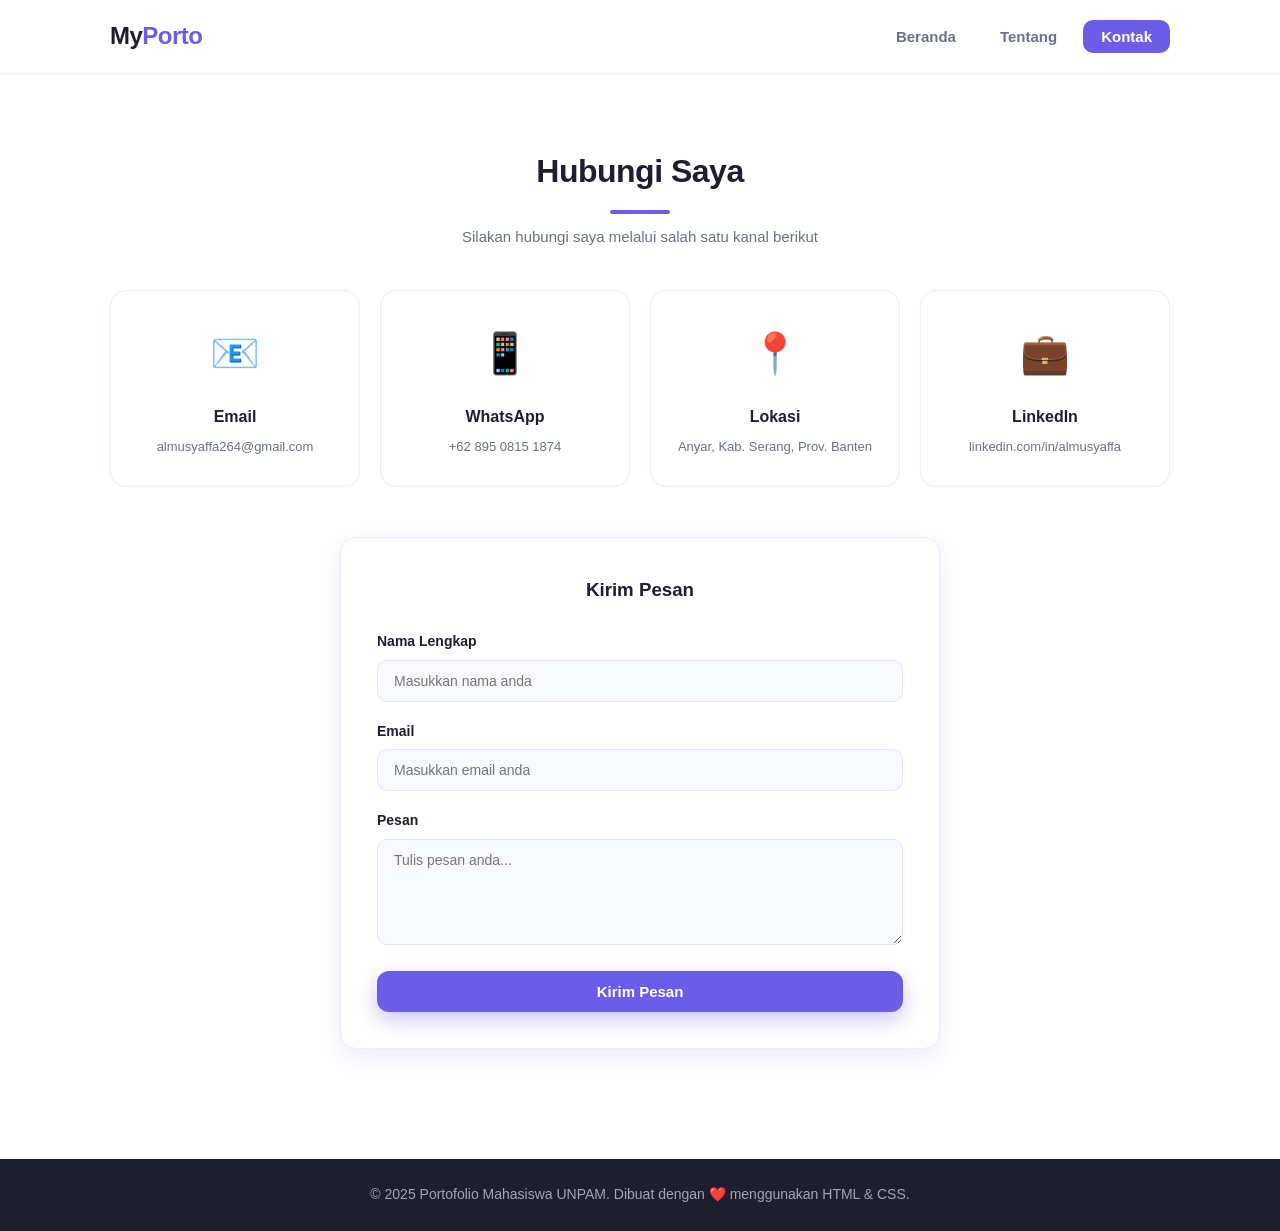
<file: kontak.html>
<!DOCTYPE html>
<html lang="id">
<head>
    <meta charset="UTF-8">
    <meta name="viewport" content="width=device-width, initial-scale=1.0">
    <title>Portofolio | Kontak</title>
    <link rel="stylesheet" href="style.css">
</head>
<body>

   
    <header class="navbar">
        <div class="container nav-wrapper">
            <a href="index.html" class="logo">My<span>Porto</span></a>
            <nav>
                <ul class="nav-menu">
                    <li><a href="index.html">Beranda</a></li>
                    <li><a href="tentang.html">Tentang</a></li>
                    <li><a href="kontak.html" class="active">Kontak</a></li>
                </ul>
            </nav>
        </div>
    </header>

    
    <section class="section">
        <div class="container">
            <h2 class="section-title">Hubungi Saya</h2>
            <p class="section-sub">Silakan hubungi saya melalui salah satu kanal berikut</p>

            <div class="contact-grid">
                <div class="contact-card">
                    <div class="icon">📧</div>
                    <h3>Email</h3>
                    <p>almusyaffa264@gmail.com</p>
                </div>
                <div class="contact-card">
                    <div class="icon">📱</div>
                    <h3>WhatsApp</h3>
                    <p>+62 895 0815 1874</p>
                </div>
                <div class="contact-card">
                    <div class="icon">📍</div>
                    <h3>Lokasi</h3>
                    <p>Anyar, Kab. Serang, Prov. Banten</p>
                </div>
                <div class="contact-card">
                    <div class="icon">💼</div>
                    <h3>LinkedIn</h3>
                    <p>linkedin.com/in/almusyaffa</p>
                </div>
            </div>

            <!-- FORM -->
            <div class="form-wrapper">
                <h3>Kirim Pesan</h3>
                <form onsubmit="event.preventDefault(); alert('Pesan berhasil dikirim! (demo)');">
                    <div class="form-group">
                        <label>Nama Lengkap</label>
                        <input type="text" placeholder="Masukkan nama anda" required>
                    </div>
                    <div class="form-group">
                        <label>Email</label>
                        <input type="email" placeholder="Masukkan email anda" required>
                    </div>
                    <div class="form-group">
                        <label>Pesan</label>
                        <textarea rows="5" placeholder="Tulis pesan anda..." required></textarea>
                    </div>
                    <button type="submit" class="btn btn-primary">Kirim Pesan</button>
                </form>
            </div>
        </div>
    </section>

    <!-- FOOTER -->
    <footer class="footer">
        <div class="container">
            <p>© 2025 Portofolio Mahasiswa UNPAM. Dibuat dengan ❤️ menggunakan HTML & CSS.</p>
        </div>
    </footer>

</body>
</html>
</file>
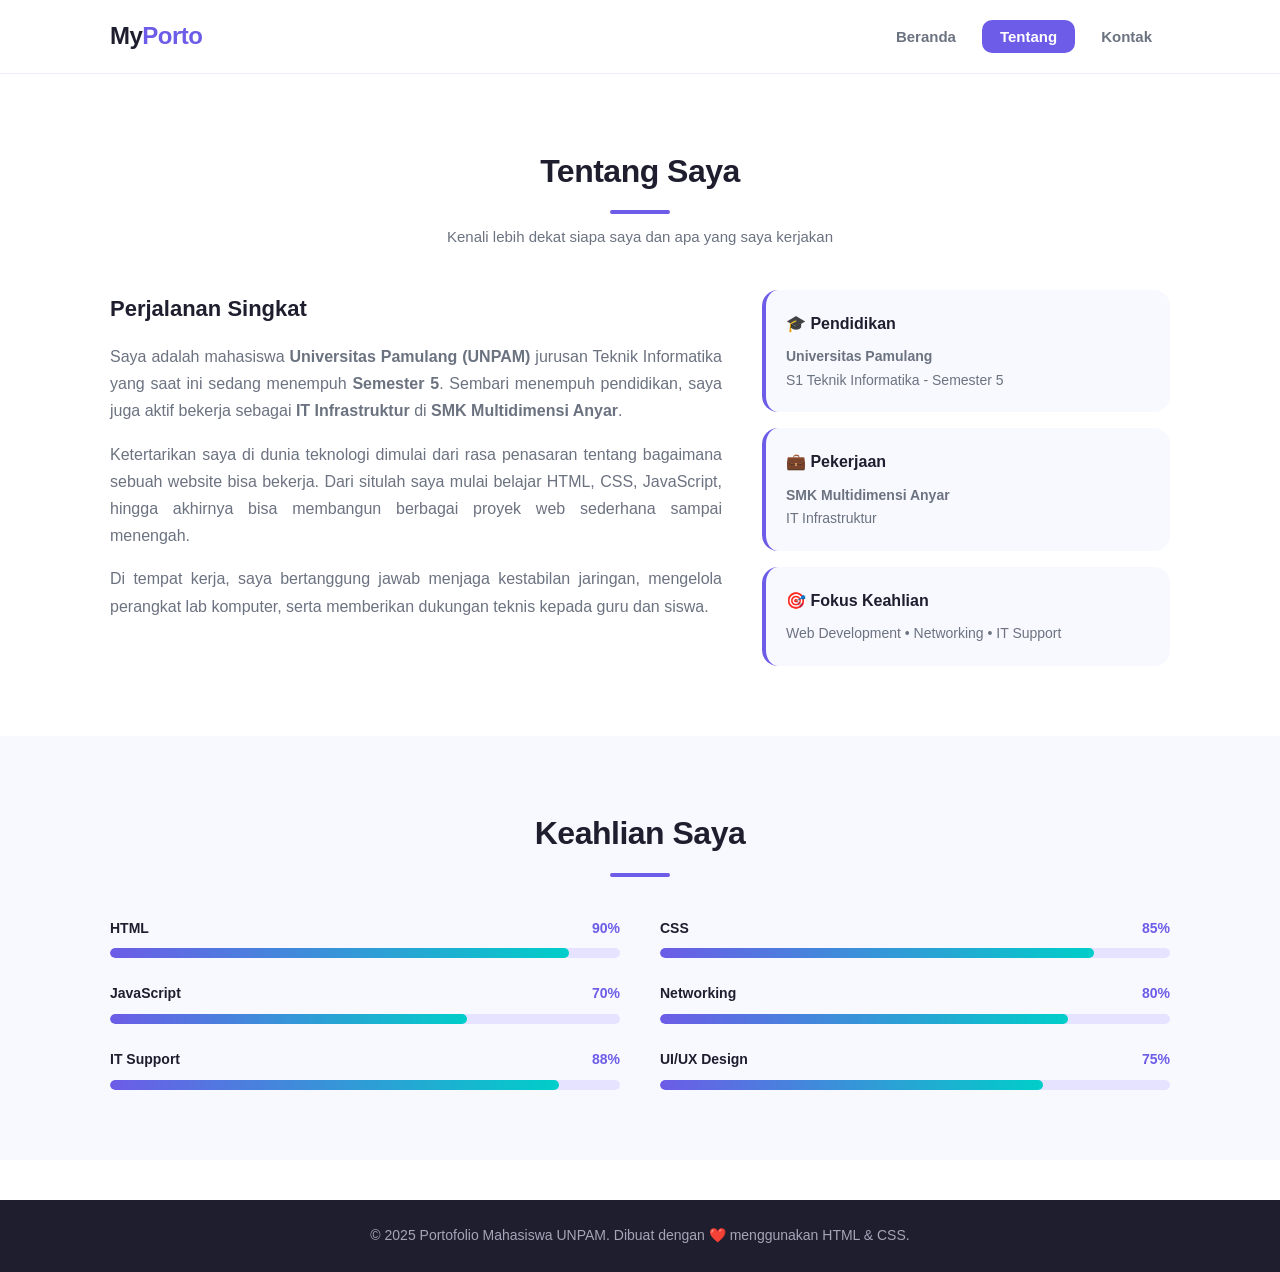
<file: tentang.html>
<!DOCTYPE html>
<html lang="id">
<head>
    <meta charset="UTF-8">
    <meta name="viewport" content="width=device-width, initial-scale=1.0">
    <title>Portofolio | Tentang</title>
    <link rel="stylesheet" href="style.css">
</head>
<body>

    <header class="navbar">
        <div class="container nav-wrapper">
            <a href="index.html" class="logo">My<span>Porto</span></a>
            <nav>
                <ul class="nav-menu">
                    <li><a href="index.html">Beranda</a></li>
                    <li><a href="tentang.html" class="active">Tentang</a></li>
                    <li><a href="kontak.html">Kontak</a></li>
                </ul>
            </nav>
        </div>
    </header>

    <section class="section">
        <div class="container">
            <h2 class="section-title">Tentang Saya</h2>
            <p class="section-sub">Kenali lebih dekat siapa saya dan apa yang saya kerjakan</p>

            <div class="about-wrapper">
                <div class="about-text">
                    <h3>Perjalanan Singkat</h3>
                    <p>
                        Saya adalah mahasiswa <strong>Universitas Pamulang (UNPAM)</strong> 
                        jurusan Teknik Informatika yang saat ini sedang menempuh 
                        <strong>Semester 5</strong>. Sembari menempuh pendidikan, saya juga 
                        aktif bekerja sebagai <strong>IT Infrastruktur</strong> di 
                        <strong>SMK Multidimensi Anyar</strong>.
                    </p>
                    <p>
                        Ketertarikan saya di dunia teknologi dimulai dari rasa penasaran 
                        tentang bagaimana sebuah website bisa bekerja. Dari situlah saya 
                        mulai belajar HTML, CSS, JavaScript, hingga akhirnya bisa membangun 
                        berbagai proyek web sederhana sampai menengah.
                    </p>
                    <p>
                        Di tempat kerja, saya bertanggung jawab menjaga kestabilan jaringan, 
                        mengelola perangkat lab komputer, serta memberikan dukungan teknis 
                        kepada guru dan siswa.
                    </p>
                </div>

                <div class="about-side">
                    <div class="side-box">
                        <h4>🎓 Pendidikan</h4>
                        <p><strong>Universitas Pamulang</strong><br>S1 Teknik Informatika - Semester 5</p>
                    </div>
                    <div class="side-box">
                        <h4>💼 Pekerjaan</h4>
                        <p><strong>SMK Multidimensi Anyar</strong><br>IT Infrastruktur</p>
                    </div>
                    <div class="side-box">
                        <h4>🎯 Fokus Keahlian</h4>
                        <p>Web Development • Networking • IT Support</p>
                    </div>
                </div>
            </div>
        </div>
    </section>

    
    <section class="section bg-light">
        <div class="container">
            <h2 class="section-title">Keahlian Saya</h2>
            <div class="skills-grid">
                <div class="skill-item">
                    <p>HTML <span>90%</span></p>
                    <div class="bar"><div class="fill" style="width:90%"></div></div>
                </div>
                <div class="skill-item">
                    <p>CSS <span>85%</span></p>
                    <div class="bar"><div class="fill" style="width:85%"></div></div>
                </div>
                <div class="skill-item">
                    <p>JavaScript <span>70%</span></p>
                    <div class="bar"><div class="fill" style="width:70%"></div></div>
                </div>
                <div class="skill-item">
                    <p>Networking <span>80%</span></p>
                    <div class="bar"><div class="fill" style="width:80%"></div></div>
                </div>
                <div class="skill-item">
                    <p>IT Support <span>88%</span></p>
                    <div class="bar"><div class="fill" style="width:88%"></div></div>
                </div>
                <div class="skill-item">
                    <p>UI/UX Design <span>75%</span></p>
                    <div class="bar"><div class="fill" style="width:75%"></div></div>
                </div>
            </div>
        </div>
    </section>

    <!-- FOOTER -->
    <footer class="footer">
        <div class="container">
            <p>© 2025 Portofolio Mahasiswa UNPAM. Dibuat dengan ❤️ menggunakan HTML & CSS.</p>
        </div>
    </footer>

</body>
</html>
</file>
<file: style.css>
/* =====================
   RESET & VARIABEL
===================== */
* {
    margin: 0;
    padding: 0;
    box-sizing: border-box;
    font-family: 'Segoe UI', Tahoma, sans-serif;
}

:root {
    --primary: #6c5ce7;
    --primary-dark: #4834d4;
    --secondary: #00cec9;
    --dark: #1e1e2f;
    --gray: #6b7280;
    --light: #f8f9ff;
    --white: #ffffff;
    --shadow: 0 8px 24px rgba(108, 92, 231, 0.12);
    --radius: 16px;
}

body {
    background: var(--white);
    color: var(--dark);
    line-height: 1.7;
}

.container {
    max-width: 1100px;
    margin: 0 auto;
    padding: 0 20px;
}

/* =====================
   NAVBAR
===================== */
.navbar {
    position: sticky;
    top: 0;
    background: rgba(255, 255, 255, 0.95);
    backdrop-filter: blur(10px);
    border-bottom: 1px solid #ecebff;
    z-index: 100;
    padding: 16px 0;
}

.nav-wrapper {
    display: flex;
    justify-content: space-between;
    align-items: center;
}

.logo {
    font-size: 24px;
    font-weight: 800;
    text-decoration: none;
    color: var(--dark);
    letter-spacing: -0.5px;
}

.logo span {
    color: var(--primary);
}

.nav-menu {
    display: flex;
    gap: 8px;
    list-style: none;
}

.nav-menu a {
    text-decoration: none;
    color: var(--gray);
    font-weight: 600;
    padding: 8px 18px;
    border-radius: 10px;
    transition: all 0.3s;
    font-size: 15px;
}

.nav-menu a:hover {
    color: var(--primary);
    background: #f0edff;
}

.nav-menu a.active {
    background: var(--primary);
    color: var(--white);
}

/* =====================
   HERO
===================== */
.hero {
    padding: 80px 0 60px;
    background: linear-gradient(135deg, #f8f9ff 0%, #efeaff 100%);
    position: relative;
    overflow: hidden;
}

.hero::before {
    content: "";
    position: absolute;
    width: 400px;
    height: 400px;
    background: radial-gradient(circle, rgba(108,92,231,0.15), transparent 70%);
    top: -100px;
    right: -100px;
    border-radius: 50%;
}

.hero-grid {
    display: grid;
    grid-template-columns: 1.3fr 1fr;
    gap: 50px;
    align-items: center;
    position: relative;
    z-index: 1;
}

.badge {
    display: inline-block;
    background: var(--white);
    color: var(--primary);
    padding: 6px 16px;
    border-radius: 20px;
    font-size: 14px;
    font-weight: 600;
    box-shadow: var(--shadow);
    margin-bottom: 20px;
}

.hero-text h1 {
    font-size: 42px;
    line-height: 1.2;
    margin-bottom: 20px;
    letter-spacing: -1px;
}

.accent {
    color: var(--primary);
    position: relative;
}

.accent::after {
    content: "";
    position: absolute;
    bottom: 4px;
    left: 0;
    width: 100%;
    height: 8px;
    background: rgba(0, 206, 201, 0.3);
    border-radius: 4px;
    z-index: -1;
}

.subtitle {
    color: var(--gray);
    font-size: 17px;
    margin-bottom: 30px;
}

.hero-btn {
    display: flex;
    gap: 12px;
}

/* BUTTON */
.btn {
    display: inline-block;
    padding: 12px 28px;
    border-radius: 12px;
    text-decoration: none;
    font-weight: 600;
    font-size: 15px;
    transition: all 0.3s;
    cursor: pointer;
    border: none;
}

.btn-primary {
    background: var(--primary);
    color: var(--white);
    box-shadow: 0 8px 20px rgba(108, 92, 231, 0.35);
}

.btn-primary:hover {
    background: var(--primary-dark);
    transform: translateY(-3px);
}

.btn-outline {
    background: transparent;
    color: var(--primary);
    border: 2px solid var(--primary);
}

.btn-outline:hover {
    background: var(--primary);
    color: var(--white);
}

/* HERO CARD */
.hero-card {
    background: var(--white);
    padding: 32px;
    border-radius: var(--radius);
    box-shadow: var(--shadow);
    text-align: center;
    border: 1px solid #ecebff;
}

.card-photo {
    width: 120px;
    height: 120px;
    margin: 0 auto 20px;
    border-radius: 50%;
    background: linear-gradient(135deg, var(--primary), var(--secondary));
    display: flex;
    align-items: center;
    justify-content: center;
}

.photo-placeholder {
    font-size: 55px;
}

.hero-card h3 {
    font-size: 22px;
    margin-bottom: 4px;
}

.role {
    color: var(--gray);
    font-size: 14px;
    margin-bottom: 20px;
}

.info-list {
    list-style: none;
    text-align: left;
    border-top: 1px dashed #ecebff;
    padding-top: 20px;
}

.info-list li {
    padding: 8px 0;
    font-size: 14px;
    color: var(--gray);
    display: flex;
    gap: 10px;
}

/* =====================
   SECTION UMUM
===================== */
.section {
    padding: 70px 0;
}

.bg-light {
    background: var(--light);
}

.section-title {
    font-size: 32px;
    text-align: center;
    margin-bottom: 10px;
    letter-spacing: -0.5px;
}

.section-title::after {
    content: "";
    display: block;
    width: 60px;
    height: 4px;
    background: var(--primary);
    border-radius: 2px;
    margin: 12px auto 0;
}

.section-sub {
    text-align: center;
    color: var(--gray);
    margin-bottom: 40px;
    font-size: 15px;
}

/* =====================
   GRID 3 / FITUR
===================== */
.grid-3 {
    display: grid;
    grid-template-columns: repeat(3, 1fr);
    gap: 24px;
    margin-top: 40px;
}

.feature-card {
    background: var(--white);
    padding: 32px 24px;
    border-radius: var(--radius);
    text-align: center;
    border: 1px solid #ecebff;
    transition: all 0.3s;
}

.feature-card:hover {
    transform: translateY(-8px);
    box-shadow: var(--shadow);
    border-color: var(--primary);
}

.icon {
    font-size: 40px;
    margin-bottom: 16px;
}

.feature-card h3 {
    margin-bottom: 8px;
    font-size: 18px;
}

.feature-card p {
    color: var(--gray);
    font-size: 14px;
}

/* =====================
   ABOUT
===================== */
.about-wrapper {
    display: grid;
    grid-template-columns: 1.5fr 1fr;
    gap: 40px;
    margin-top: 40px;
}

.about-text h3 {
    margin-bottom: 16px;
    font-size: 22px;
}

.about-text p {
    color: var(--gray);
    margin-bottom: 16px;
    text-align: justify;
}

.about-side {
    display: flex;
    flex-direction: column;
    gap: 16px;
}

.side-box {
    background: var(--light);
    padding: 20px;
    border-radius: var(--radius);
    border-left: 4px solid var(--primary);
}

.side-box h4 {
    margin-bottom: 8px;
    font-size: 16px;
}

.side-box p {
    color: var(--gray);
    font-size: 14px;
}

/* =====================
   SKILLS
===================== */
.skills-grid {
    display: grid;
    grid-template-columns: repeat(2, 1fr);
    gap: 24px 40px;
    margin-top: 40px;
}

.skill-item p {
    display: flex;
    justify-content: space-between;
    font-weight: 600;
    margin-bottom: 8px;
    font-size: 14px;
}

.skill-item span {
    color: var(--primary);
}

.bar {
    height: 10px;
    background: #e5e3ff;
    border-radius: 10px;
    overflow: hidden;
}

.fill {
    height: 100%;
    background: linear-gradient(90deg, var(--primary), var(--secondary));
    border-radius: 10px;
    transition: width 1s ease;
}

/* =====================
   KONTAK
===================== */
.contact-grid {
    display: grid;
    grid-template-columns: repeat(4, 1fr);
    gap: 20px;
    margin-bottom: 50px;
}

.contact-card {
    background: var(--white);
    padding: 28px 20px;
    border-radius: var(--radius);
    text-align: center;
    border: 1px solid #ecebff;
    transition: all 0.3s;
}

.contact-card:hover {
    transform: translateY(-6px);
    box-shadow: var(--shadow);
    border-color: var(--primary);
}

.contact-card h3 {
    font-size: 16px;
    margin-bottom: 6px;
}

.contact-card p {
    color: var(--gray);
    font-size: 13px;
    word-break: break-word;
}

/* FORM */
.form-wrapper {
    max-width: 600px;
    margin: 0 auto;
    background: var(--white);
    padding: 36px;
    border-radius: var(--radius);
    box-shadow: var(--shadow);
    border: 1px solid #ecebff;
}

.form-wrapper h3 {
    margin-bottom: 24px;
    text-align: center;
}

.form-group {
    margin-bottom: 18px;
}

.form-group label {
    display: block;
    font-weight: 600;
    font-size: 14px;
    margin-bottom: 6px;
}

.form-group input,
.form-group textarea {
    width: 100%;
    padding: 12px 16px;
    border: 1.5px solid #e5e3ff;
    border-radius: 10px;
    font-size: 14px;
    font-family: inherit;
    transition: all 0.3s;
    outline: none;
    background: var(--light);
}

.form-group input:focus,
.form-group textarea:focus {
    border-color: var(--primary);
    background: var(--white);
    box-shadow: 0 0 0 3px rgba(108, 92, 231, 0.1);
}

.form-wrapper .btn {
    width: 100%;
}

/* =====================
   FOOTER
===================== */
.footer {
    background: var(--dark);
    color: #a5a5b8;
    text-align: center;
    padding: 24px 0;
    font-size: 14px;
    margin-top: 40px;
}

/* =====================
   RESPONSIVE
===================== */
@media (max-width: 900px) {
    .hero-grid,
    .about-wrapper {
        grid-template-columns: 1fr;
    }

    .grid-3 {
        grid-template-columns: 1fr;
    }

    .contact-grid {
        grid-template-columns: repeat(2, 1fr);
    }

    .skills-grid {
        grid-template-columns: 1fr;
    }

    .hero-text h1 {
        font-size: 32px;
    }
}

@media (max-width: 600px) {
    .nav-menu a {
        padding: 6px 12px;
        font-size: 14px;
    }

    .contact-grid {
        grid-template-columns: 1fr;
    }

    .section {
        padding: 50px 0;
    }
}
</file>
